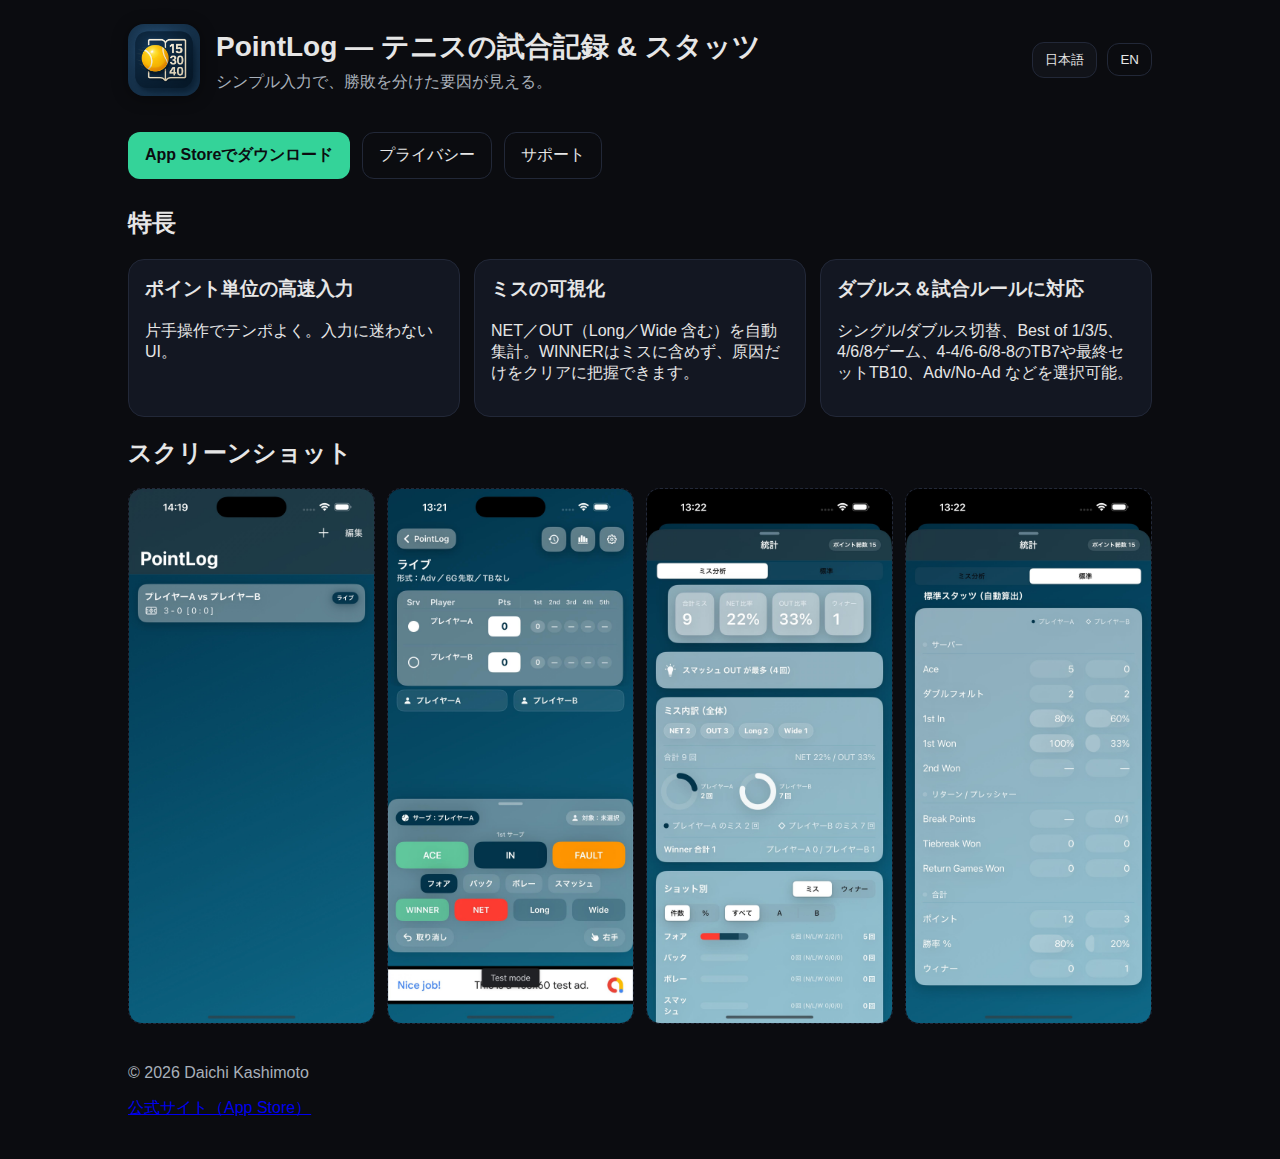
<file: index.html>
<!doctype html>
<html lang="ja">
<head>
  <meta charset="utf-8">
  <meta name="viewport" content="width=device-width, initial-scale=1">
  <title>PointLog — テニスの試合記録 & スタッツ</title>
  <meta name="description" content="PointLog はテニスのポイント記録とスタッツ可視化に特化したアプリです。シンプル入力で詳細なインサイトを見える化。">
  <link rel="icon" href="assets/img/app-icon.png">
  <link rel="apple-touch-icon" href="assets/img/app-icon.png">
  <link rel="canonical" href="https://apps.apple.com/jp/app/pointlog-%E3%83%86%E3%83%8B%E3%82%B9%E5%BE%97%E7%82%B9%E8%A8%98%E9%8C%B2/id6751361373">
  <link rel="stylesheet" href="assets/css/style.css">
  <meta property="og:type" content="website">
  <meta property="og:title" content="PointLog — Tennis Match Stats">
  <meta property="og:description" content="Simple logging. Powerful insights.">
  <meta property="og:image" content="assets/img/app-icon.png">
  <meta property="og:locale" content="ja_JP">
  <script type="application/ld+json">
  {
  "@context": "https://schema.org",
  "@type": "MobileApplication",
  "name": "PointLog",
  "alternateName": "ポイントログ",
  "applicationCategory": "SportsApplication",
  "operatingSystem": "iOS",
  "inLanguage": [
    "ja",
    "en"
  ],
  "author": {
    "@type": "Person",
    "name": "Daichi Kashimoto"
  },
  "description": "テニスのポイントをすばやく記録し、ミス傾向や決定打を可視化します。",
  "url": "https://apps.apple.com/jp/app/pointlog-%E3%83%86%E3%83%8B%E3%82%B9%E5%BE%97%E7%82%B9%E8%A8%98%E9%8C%B2/id6751361373",
  "sameAs": [
    "https://apps.apple.com/jp/app/pointlog-%E3%83%86%E3%83%8B%E3%82%B9%E5%BE%97%E7%82%B9%E8%A8%98%E9%8C%B2/id6751361373"
  ]
}
  </script>
</head>
<body>
  <header class="container header">
    <img src="assets/img/app-icon.png" alt="App icon" class="app-icon">
    <div class="titles">
      <h1 data-i18n="title_ja">PointLog — テニスの試合記録 & スタッツ</h1>
      <h1 data-i18n="title_en" class="hidden">PointLog — Tennis Match Stats</h1>
      <p data-i18n="tagline_ja" class="tagline">シンプル入力で、勝敗を分けた要因が見える。</p>
      <p data-i18n="tagline_en" class="tagline hidden">Simple logging. See what truly decided the match.</p>
    </div>
    <nav class="lang-toggle">
      <button data-lang="ja" class="active">日本語</button>
      <button data-lang="en">EN</button>
    </nav>
  </header>

  <main class="container">
    <section class="cta">
      <a class="button primary" href="#" id="appstore-link" data-i18n="download_btn_ja">App Storeでダウンロード</a>
      <a class="button primary hidden" href="#" id="appstore-link-en" data-i18n="download_btn_en">Get on the App&nbsp;Store</a>
      <a class="button" href="privacy.html" data-i18n="privacy">プライバシー</a>
      <a class="button" href="support.html" data-i18n="support">サポート</a>
    </section>

    <section class="features">
      <h2 data-i18n="features_ja">特長</h2>
      <h2 data-i18n="features_en" class="hidden">Features</h2>
      <div class="grid">
        <div class="card">
          <h3 data-i18n="f1_title_ja">ポイント単位の高速入力</h3>
          <h3 data-i18n="f1_title_en" class="hidden">Fast point-by-point logging</h3>
          <p data-i18n="f1_desc_ja">片手操作でテンポよく。入力に迷わないUI。</p>
          <p data-i18n="f1_desc_en" class="hidden">One-handed, fluid input. UI that stays out of your way.</p>
        </div>
        <div class="card">
          <h3 data-i18n="f2_title_ja">ミスの可視化</h3>
          <h3 data-i18n="f2_title_en" class="hidden">Miss breakdown</h3>
          <p data-i18n="f2_desc_ja">NET／OUT（Long／Wide 含む）を自動集計。WINNERはミスに含めず、原因だけをクリアに把握できます。</p>
          <p data-i18n="f2_desc_en" class="hidden">Automatic breakdown of NET and OUT (including Long/Wide). Winners are excluded from “misses,”
        so you see true causes.</p>
        </div>
        <div class="card">
          <h3 data-i18n="f3_title_ja">ダブルス＆試合ルールに対応</h3>
          <h3 data-i18n="f3_title_en" class="hidden">Doubles & flexible rules</h3>
          <p data-i18n="f3_desc_ja">シングル/ダブルス切替、Best of 1/3/5、4/6/8ゲーム、4-4/6-6/8-8のTB7や最終セットTB10、Adv/No-Ad などを選択可能。</p>
          <p data-i18n="f3_desc_en" class="hidden">FSingles or doubles, best-of 1/3/5, 4/6/8 games, TB7/Final-set TB10, and Adv/No-Ad.</p>
        </div>
      </div>
    </section>

    <section class="screenshots">
      <h2 data-i18n="ss_ja">スクリーンショット</h2>
      <h2 data-i18n="ss_en" class="hidden">Screenshots</h2>
      <div class="grid gallery">
        <img class="shot" src="assets/img/ss_01.jpg" alt="PointLog: ホーム画面" loading="lazy" decoding="async">
        <img class="shot" src="assets/img/ss_02.jpg" alt="PointLog: ポイント入力画面" loading="lazy" decoding="async">
        <img class="shot" src="assets/img/ss_03.jpg" alt="PointLog: ミス可視化" loading="lazy" decoding="async">
        <img class="shot" src="assets/img/ss_04.jpg" alt="PointLog: スタッツ可視化" loading="lazy" decoding="async">
      </div>
      <p class="note hidden" data-i18n="ss_note_en">Tip: Put your iPhone screenshots in assets/img/ and replace the placeholders above.</p>
    </section>
  </main>

  <footer class="container footer">
    <p>© <span id="year"></span> Daichi Kashimoto</p>
  
    <p>
      <a href="https://apps.apple.com/jp/app/pointlog-%E3%83%86%E3%83%8B%E3%82%B9%E5%BE%97%E7%82%B9%E8%A8%98%E9%8C%B2/id6751361373" data-i18n="official_ja">公式サイト（App Store）</a>
      <a href="https://apps.apple.com/jp/app/pointlog-%E3%83%86%E3%83%8B%E3%82%B9%E5%BE%97%E7%82%B9%E8%A8%98%E9%8C%B2/id6751361373" class="hidden" data-i18n="official_en">Official Site (App Store)</a>
    </p>
  </footer>

  <script src="assets/js/main.js" defer></script>
</body>
</html>
</file>
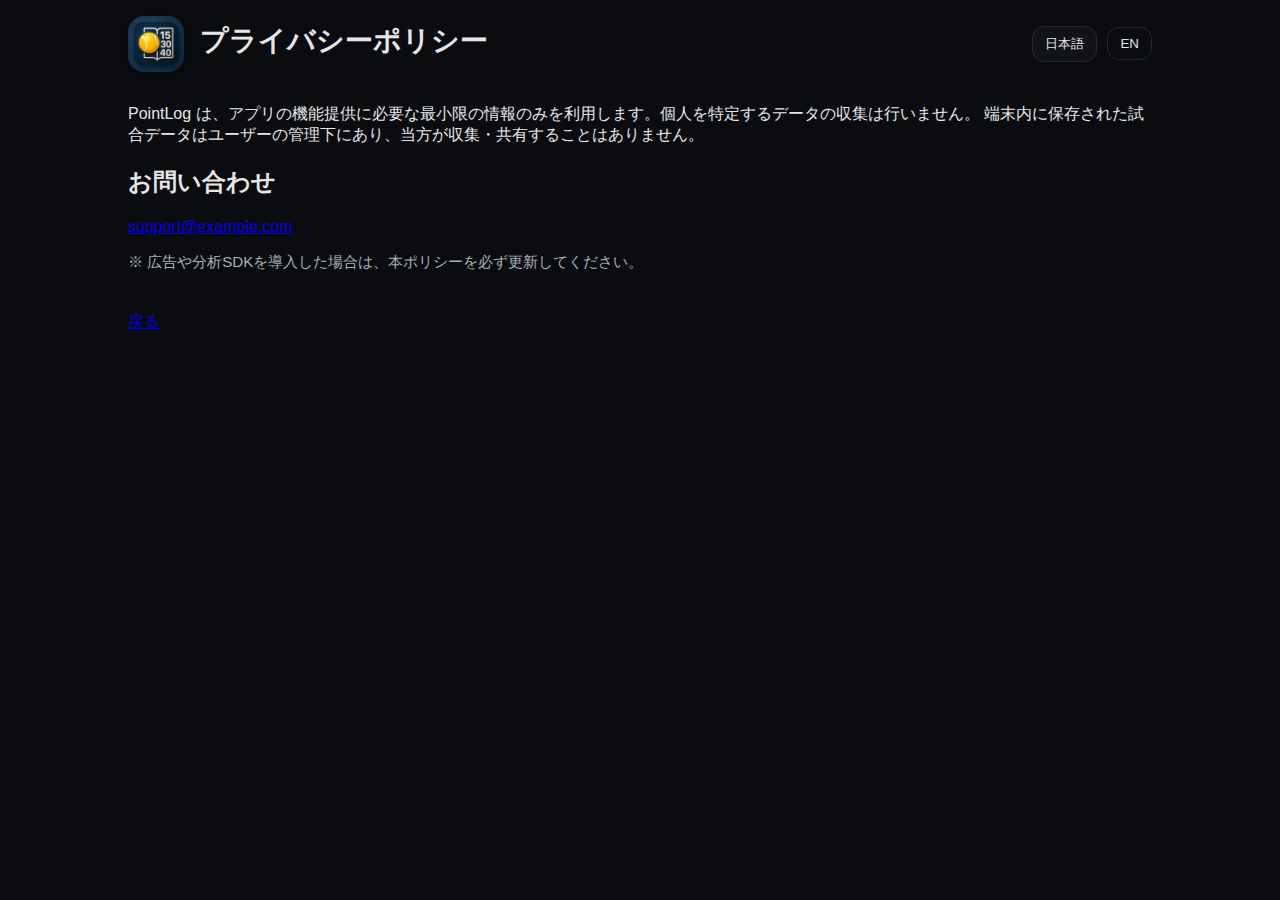
<file: privacy.html>
<!doctype html>
<html lang="ja">
<head>
  <meta charset="utf-8">
  <meta name="viewport" content="width=device-width, initial-scale=1">
  <title>PointLog — プライバシーポリシー</title>
  <link rel="stylesheet" href="assets/css/style.css">
</head>
<body>
  <header class="container header small">
    <img src="assets/img/app-icon.png" alt="App icon" class="app-icon small">
    <div class="titles">
      <h1 data-i18n="pp_title_ja">プライバシーポリシー</h1>
      <h1 data-i18n="pp_title_en" class="hidden">Privacy Policy</h1>
    </div>
    <nav class="lang-toggle">
      <button data-lang="ja" class="active">日本語</button>
      <button data-lang="en">EN</button>
    </nav>
  </header>

  <main class="container">
    <section>
      <p data-i18n="pp_body_ja">
        PointLog は、アプリの機能提供に必要な最小限の情報のみを利用します。個人を特定するデータの収集は行いません。
        端末内に保存された試合データはユーザーの管理下にあり、当方が収集・共有することはありません。
      </p>
      <p data-i18n="pp_body_en" class="hidden">
        PointLog uses only the minimum information necessary to provide app functionality.
        We do not collect personally identifiable information. Match data stored on your device
        remains under your control and is not collected or shared by us.
      </p>
      <h2 data-i18n="pp_contact_ja">お問い合わせ</h2>
      <h2 data-i18n="pp_contact_en" class="hidden">Contact</h2>
      <p><a href="mailto:support@example.com">support@example.com</a></p>
      <p class="note" data-i18n="pp_note_ja">※ 広告や分析SDKを導入した場合は、本ポリシーを必ず更新してください。</p>
      <p class="note hidden" data-i18n="pp_note_en">Note: If you add ads or analytics SDKs, update this policy accordingly.</p>
    </section>
  </main>

  <footer class="container footer">
    <a href="index.html" data-i18n="back_home_ja">戻る</a>
    <a href="index.html" class="hidden" data-i18n="back_home_en">Back</a>
  </footer>

  <script src="assets/js/main.js" defer></script>
</body>
</html>
</file>
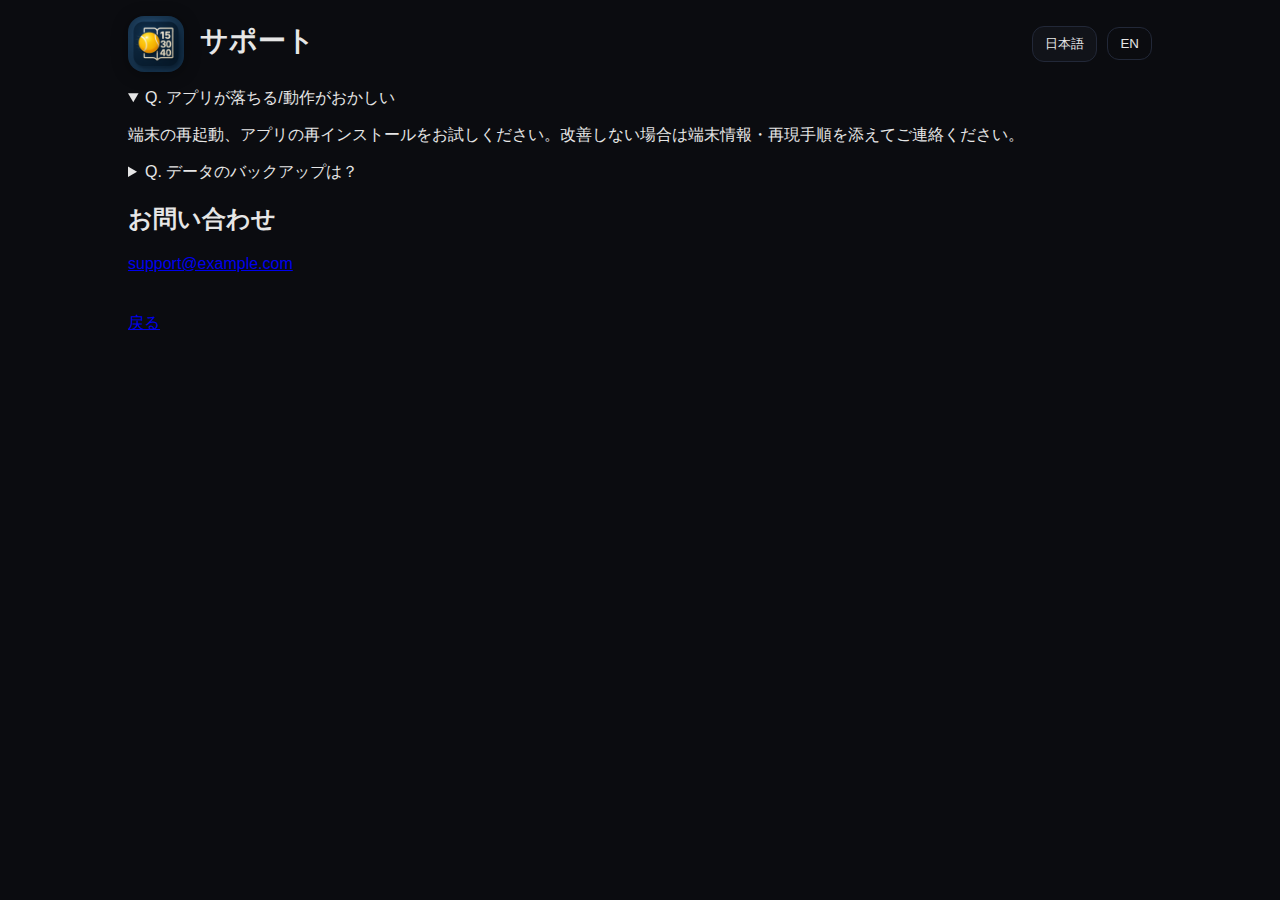
<file: support.html>
<!doctype html>
<html lang="ja">
<head>
  <meta charset="utf-8">
  <meta name="viewport" content="width=device-width, initial-scale=1">
  <title>PointLog — サポート</title>
  <link rel="stylesheet" href="assets/css/style.css">
</head>
<body>
  <header class="container header small">
    <img src="assets/img/app-icon.png" alt="App icon" class="app-icon small">
    <div class="titles">
      <h1 data-i18n="supp_title_ja">サポート</h1>
      <h1 data-i18n="supp_title_en" class="hidden">Support</h1>
    </div>
    <nav class="lang-toggle">
      <button data-lang="ja" class="active">日本語</button>
      <button data-lang="en">EN</button>
    </nav>
  </header>

  <main class="container">
    <section class="faq">
      <details open>
        <summary data-i18n="q1_ja">Q. アプリが落ちる/動作がおかしい</summary>
        <summary class="hidden" data-i18n="q1_en">Q. The app crashes or behaves oddly</summary>
        <div>
          <p data-i18n="a1_ja">端末の再起動、アプリの再インストールをお試しください。改善しない場合は端末情報・再現手順を添えてご連絡ください。</p>
          <p class="hidden" data-i18n="a1_en">Please try rebooting your device and reinstalling the app. If the issue persists, contact us with device info and steps to reproduce.</p>
        </div>
      </details>
      <details>
        <summary data-i18n="q2_ja">Q. データのバックアップは？</summary>
        <summary class="hidden" data-i18n="q2_en">Q. How do I back up data?</summary>
        <div>
          <p data-i18n="a2_ja">今後のアップデートでiCloudバックアップに対応予定です。現時点ではローカル保存です。</p>
          <p class="hidden" data-i18n="a2_en">iCloud backup support is planned in future updates. For now, data is stored locally.</p>
        </div>
      </details>
    </section>

    <section>
      <h2 data-i18n="contact_ja">お問い合わせ</h2>
      <h2 class="hidden" data-i18n="contact_en">Contact</h2>
      <p><a href="mailto:support@example.com">support@example.com</a></p>
    </section>
  </main>

  <footer class="container footer">
    <a href="index.html" data-i18n="back_home_ja">戻る</a>
    <a href="index.html" class="hidden" data-i18n="back_home_en">Back</a>
  </footer>

  <script src="assets/js/main.js" defer></script>
</body>
</html>
</file>
<file: assets/css/style.css>
/* Minimal, clean styles for a one-page app site */
:root {
  --bg: #0b0c10;
  --panel: #111319;
  --text: #e6e6e6;
  --muted: #a8b0ba;
  --brand: #34d399; /* emerald-ish */
  --card: #131722;
  --border: #222838;
}

* { box-sizing: border-box; }
html, body { margin: 0; padding: 0; background: var(--bg); color: var(--text); font-family: ui-sans-serif, -apple-system, BlinkMacSystemFont, Segoe UI, Roboto, Helvetica, Arial, "Hiragino Kaku Gothic ProN", "Noto Sans JP", "Yu Gothic UI", Meiryo, sans-serif; }
img { max-width: 100%; display: block; }

.container { width: min(1024px, 92%); margin-inline: auto; }

.header { display: grid; grid-template-columns: auto 1fr auto; gap: 16px; align-items: center; padding: 24px 0; }
.header.small { padding: 16px 0; }
.app-icon { width: 72px; height: 72px; border-radius: 16px; box-shadow: 0 2px 16px rgba(0,0,0,0.4); }
.app-icon.small { width: 56px; height: 56px; }

.titles h1 { margin: 0 0 6px 0; font-size: clamp(20px, 3vw, 28px); }
.tagline { margin: 0; color: var(--muted); }

.lang-toggle button {
  background: transparent; color: var(--text);
  border: 1px solid var(--border); border-radius: 12px;
  padding: 8px 12px; cursor: pointer; margin-left: 6px;
}
.lang-toggle button.active { background: var(--panel); }

.cta { display: flex; flex-wrap: wrap; gap: 12px; margin: 12px 0 28px; }
.button {
  display: inline-block; padding: 12px 16px; border-radius: 12px;
  border: 1px solid var(--border); text-decoration: none; color: var(--text);
}
.button.primary { background: var(--brand); color: #0b0c10; border-color: transparent; font-weight: 700; }

.features .grid { display: grid; grid-template-columns: repeat(3, 1fr); gap: 14px; }
.card { background: var(--card); border: 1px solid var(--border); border-radius: 16px; padding: 16px; }
.card h3 { margin-top: 0; }

.screenshots .gallery { display: grid; grid-template-columns: repeat(4, 1fr); gap: 12px; margin-top: 8px; }
.shot { aspect-ratio: 9/19.5; border-radius: 14px; border: 1px dashed var(--border); display: grid; place-items: center; color: var(--muted); }

.note { color: var(--muted); font-size: 0.95rem; }

.footer { padding: 24px 0; color: var(--muted); }

.hidden { display: none !important; }

@media (max-width: 900px) {
  .features .grid { grid-template-columns: 1fr; }
  .screenshots .gallery { grid-template-columns: repeat(2, 1fr); }
}
</file>
